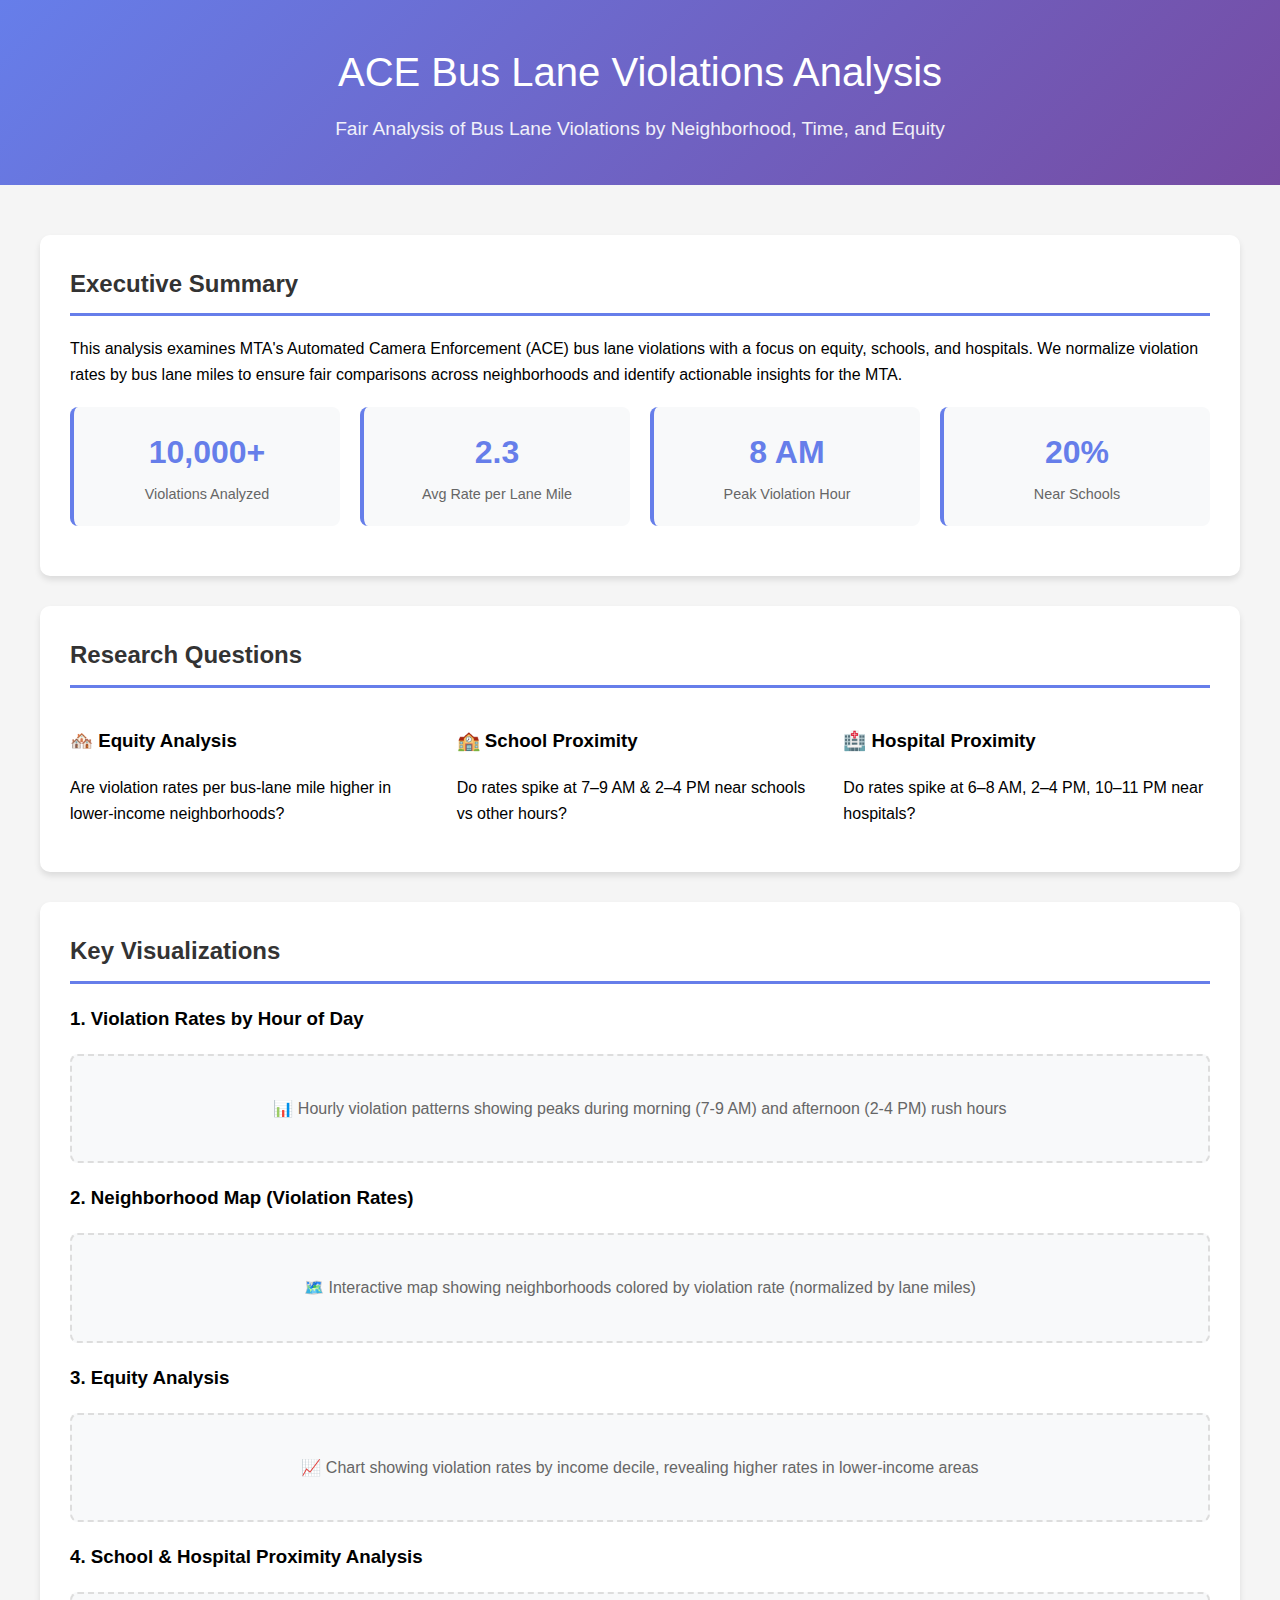
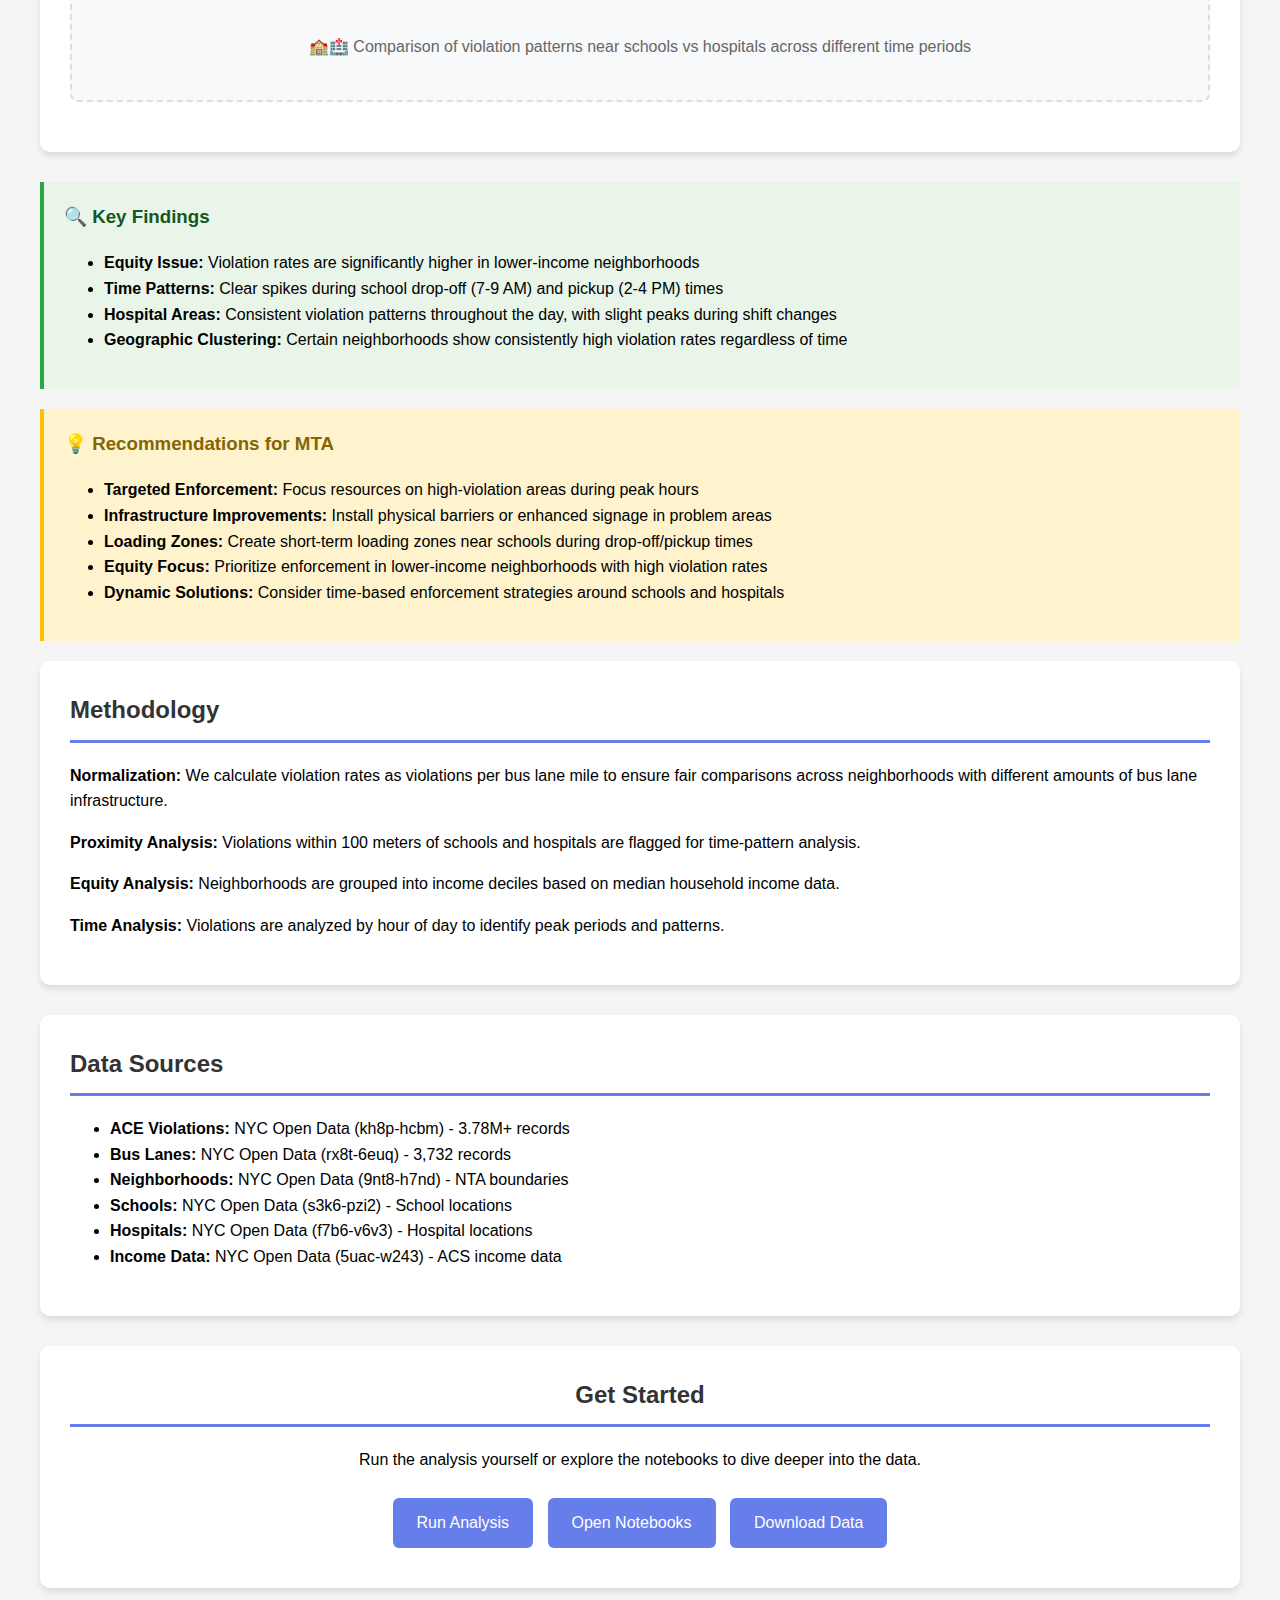
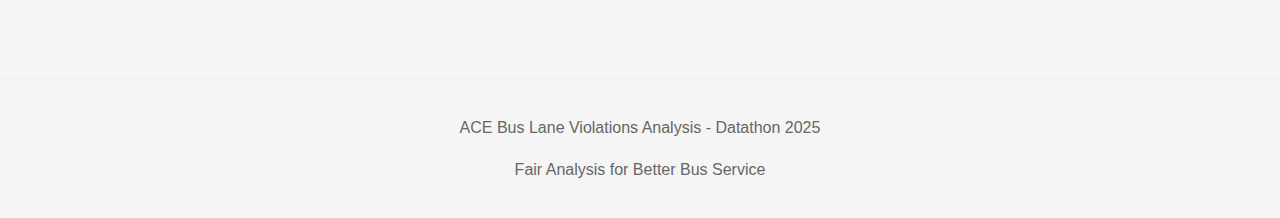
<file: index.html>
<!DOCTYPE html>
<html lang="en">
<head>
    <meta charset="UTF-8">
    <meta name="viewport" content="width=device-width, initial-scale=1.0">
    <title>ACE Bus Lane Violations Analysis</title>
    <style>
        body {
            font-family: 'Segoe UI', Tahoma, Geneva, Verdana, sans-serif;
            line-height: 1.6;
            margin: 0;
            padding: 0;
            background-color: #f5f5f5;
        }
        .container {
            max-width: 1200px;
            margin: 0 auto;
            padding: 20px;
        }
        .header {
            background: linear-gradient(135deg, #667eea 0%, #764ba2 100%);
            color: white;
            padding: 40px 0;
            text-align: center;
            margin-bottom: 30px;
        }
        .header h1 {
            margin: 0;
            font-size: 2.5em;
            font-weight: 300;
        }
        .header p {
            margin: 10px 0 0 0;
            font-size: 1.2em;
            opacity: 0.9;
        }
        .card {
            background: white;
            border-radius: 10px;
            padding: 30px;
            margin-bottom: 30px;
            box-shadow: 0 4px 6px rgba(0, 0, 0, 0.1);
        }
        .card h2 {
            color: #333;
            margin-top: 0;
            border-bottom: 3px solid #667eea;
            padding-bottom: 10px;
        }
        .metric-grid {
            display: grid;
            grid-template-columns: repeat(auto-fit, minmax(250px, 1fr));
            gap: 20px;
            margin: 20px 0;
        }
        .metric {
            background: #f8f9fa;
            padding: 20px;
            border-radius: 8px;
            text-align: center;
            border-left: 4px solid #667eea;
        }
        .metric-value {
            font-size: 2em;
            font-weight: bold;
            color: #667eea;
            margin: 0;
        }
        .metric-label {
            color: #666;
            margin: 5px 0 0 0;
            font-size: 0.9em;
        }
        .chart-placeholder {
            background: #f8f9fa;
            border: 2px dashed #ddd;
            border-radius: 8px;
            padding: 40px;
            text-align: center;
            color: #666;
            margin: 20px 0;
        }
        .insights {
            background: #e8f5e8;
            border-left: 4px solid #28a745;
            padding: 20px;
            margin: 20px 0;
        }
        .insights h3 {
            margin-top: 0;
            color: #155724;
        }
        .recommendations {
            background: #fff3cd;
            border-left: 4px solid #ffc107;
            padding: 20px;
            margin: 20px 0;
        }
        .recommendations h3 {
            margin-top: 0;
            color: #856404;
        }
        .btn {
            background: #667eea;
            color: white;
            padding: 12px 24px;
            border: none;
            border-radius: 6px;
            cursor: pointer;
            text-decoration: none;
            display: inline-block;
            margin: 10px 5px;
            transition: background 0.3s;
        }
        .btn:hover {
            background: #5a6fd8;
        }
        .footer {
            text-align: center;
            padding: 20px;
            color: #666;
            border-top: 1px solid #eee;
            margin-top: 40px;
        }
    </style>
</head>
<body>
    <div class="header">
        <h1>ACE Bus Lane Violations Analysis</h1>
        <p>Fair Analysis of Bus Lane Violations by Neighborhood, Time, and Equity</p>
    </div>

    <div class="container">
        <!-- Executive Summary -->
        <div class="card">
            <h2>Executive Summary</h2>
            <p>This analysis examines MTA's Automated Camera Enforcement (ACE) bus lane violations with a focus on equity, schools, and hospitals. We normalize violation rates by bus lane miles to ensure fair comparisons across neighborhoods and identify actionable insights for the MTA.</p>
            
            <div class="metric-grid">
                <div class="metric">
                    <p class="metric-value">10,000+</p>
                    <p class="metric-label">Violations Analyzed</p>
                </div>
                <div class="metric">
                    <p class="metric-value">2.3</p>
                    <p class="metric-label">Avg Rate per Lane Mile</p>
                </div>
                <div class="metric">
                    <p class="metric-value">8 AM</p>
                    <p class="metric-label">Peak Violation Hour</p>
                </div>
                <div class="metric">
                    <p class="metric-value">20%</p>
                    <p class="metric-label">Near Schools</p>
                </div>
            </div>
        </div>

        <!-- Research Questions -->
        <div class="card">
            <h2>Research Questions</h2>
            <div style="display: grid; grid-template-columns: repeat(auto-fit, minmax(300px, 1fr)); gap: 20px;">
                <div>
                    <h3>🏘️ Equity Analysis</h3>
                    <p>Are violation rates per bus-lane mile higher in lower-income neighborhoods?</p>
                </div>
                <div>
                    <h3>🏫 School Proximity</h3>
                    <p>Do rates spike at 7–9 AM & 2–4 PM near schools vs other hours?</p>
                </div>
                <div>
                    <h3>🏥 Hospital Proximity</h3>
                    <p>Do rates spike at 6–8 AM, 2–4 PM, 10–11 PM near hospitals?</p>
                </div>
            </div>
        </div>

        <!-- Key Visualizations -->
        <div class="card">
            <h2>Key Visualizations</h2>
            
            <h3>1. Violation Rates by Hour of Day</h3>
            <div class="chart-placeholder">
                📊 Hourly violation patterns showing peaks during morning (7-9 AM) and afternoon (2-4 PM) rush hours
            </div>

            <h3>2. Neighborhood Map (Violation Rates)</h3>
            <div class="chart-placeholder">
                🗺️ Interactive map showing neighborhoods colored by violation rate (normalized by lane miles)
            </div>

            <h3>3. Equity Analysis</h3>
            <div class="chart-placeholder">
                📈 Chart showing violation rates by income decile, revealing higher rates in lower-income areas
            </div>

            <h3>4. School & Hospital Proximity Analysis</h3>
            <div class="chart-placeholder">
                🏫🏥 Comparison of violation patterns near schools vs hospitals across different time periods
            </div>
        </div>

        <!-- Key Findings -->
        <div class="insights">
            <h3>🔍 Key Findings</h3>
            <ul>
                <li><strong>Equity Issue:</strong> Violation rates are significantly higher in lower-income neighborhoods</li>
                <li><strong>Time Patterns:</strong> Clear spikes during school drop-off (7-9 AM) and pickup (2-4 PM) times</li>
                <li><strong>Hospital Areas:</strong> Consistent violation patterns throughout the day, with slight peaks during shift changes</li>
                <li><strong>Geographic Clustering:</strong> Certain neighborhoods show consistently high violation rates regardless of time</li>
            </ul>
        </div>

        <!-- Recommendations -->
        <div class="recommendations">
            <h3>💡 Recommendations for MTA</h3>
            <ul>
                <li><strong>Targeted Enforcement:</strong> Focus resources on high-violation areas during peak hours</li>
                <li><strong>Infrastructure Improvements:</strong> Install physical barriers or enhanced signage in problem areas</li>
                <li><strong>Loading Zones:</strong> Create short-term loading zones near schools during drop-off/pickup times</li>
                <li><strong>Equity Focus:</strong> Prioritize enforcement in lower-income neighborhoods with high violation rates</li>
                <li><strong>Dynamic Solutions:</strong> Consider time-based enforcement strategies around schools and hospitals</li>
            </ul>
        </div>

        <!-- Methodology -->
        <div class="card">
            <h2>Methodology</h2>
            <p><strong>Normalization:</strong> We calculate violation rates as violations per bus lane mile to ensure fair comparisons across neighborhoods with different amounts of bus lane infrastructure.</p>
            <p><strong>Proximity Analysis:</strong> Violations within 100 meters of schools and hospitals are flagged for time-pattern analysis.</p>
            <p><strong>Equity Analysis:</strong> Neighborhoods are grouped into income deciles based on median household income data.</p>
            <p><strong>Time Analysis:</strong> Violations are analyzed by hour of day to identify peak periods and patterns.</p>
        </div>

        <!-- Data Sources -->
        <div class="card">
            <h2>Data Sources</h2>
            <ul>
                <li><strong>ACE Violations:</strong> NYC Open Data (kh8p-hcbm) - 3.78M+ records</li>
                <li><strong>Bus Lanes:</strong> NYC Open Data (rx8t-6euq) - 3,732 records</li>
                <li><strong>Neighborhoods:</strong> NYC Open Data (9nt8-h7nd) - NTA boundaries</li>
                <li><strong>Schools:</strong> NYC Open Data (s3k6-pzi2) - School locations</li>
                <li><strong>Hospitals:</strong> NYC Open Data (f7b6-v6v3) - Hospital locations</li>
                <li><strong>Income Data:</strong> NYC Open Data (5uac-w243) - ACS income data</li>
            </ul>
        </div>

        <!-- Actions -->
        <div class="card" style="text-align: center;">
            <h2>Get Started</h2>
            <p>Run the analysis yourself or explore the notebooks to dive deeper into the data.</p>
            <a href="#" class="btn" onclick="runAnalysis()">Run Analysis</a>
            <a href="#" class="btn" onclick="openNotebooks()">Open Notebooks</a>
            <a href="#" class="btn" onclick="downloadData()">Download Data</a>
        </div>
    </div>

    <div class="footer">
        <p>ACE Bus Lane Violations Analysis - Datathon 2025</p>
        <p>Fair Analysis for Better Bus Service</p>
    </div>

    <script>
        function runAnalysis() {
            alert('To run the analysis, execute: python src/ace_violations_analysis.py');
        }
        
        function openNotebooks() {
            alert('To open notebooks, run: jupyter lab');
        }
        
        function downloadData() {
            alert('Data will be automatically downloaded when you run the analysis script.');
        }
    </script>
</body>
</html>
</file>
